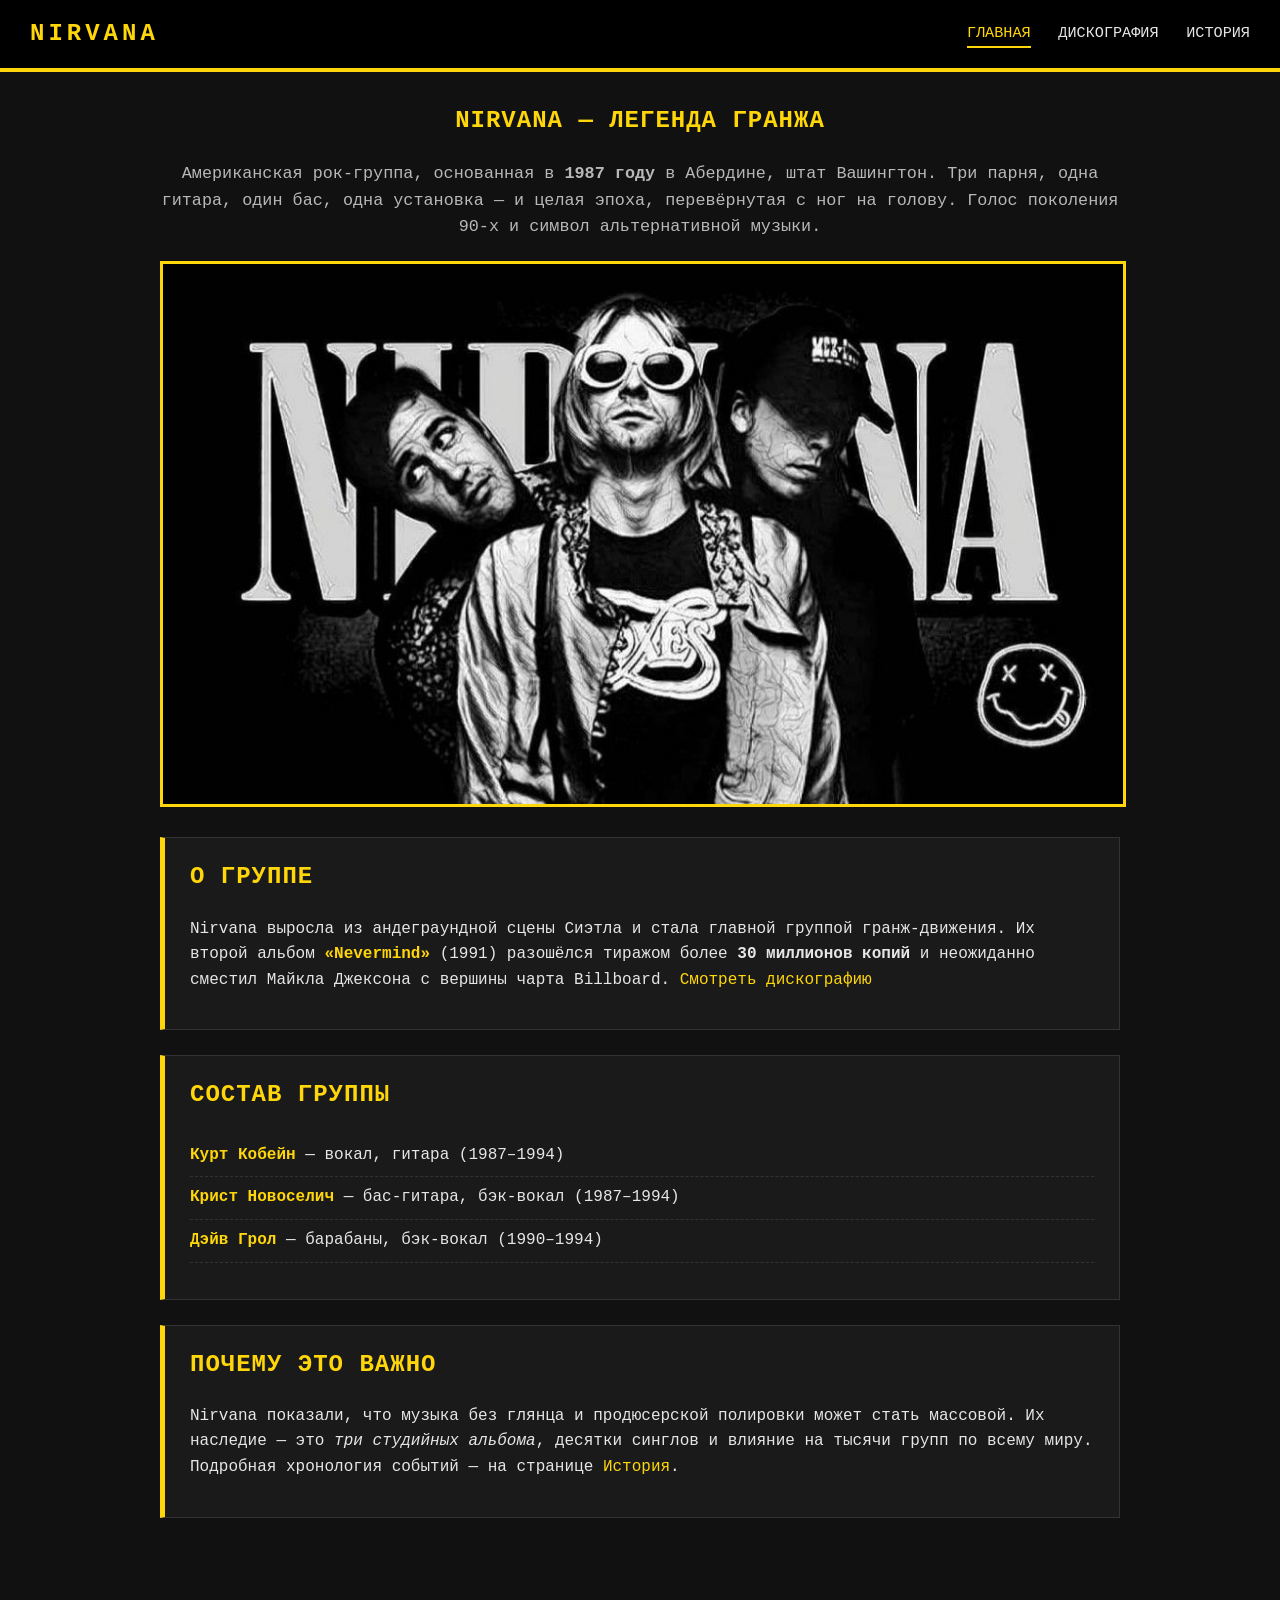
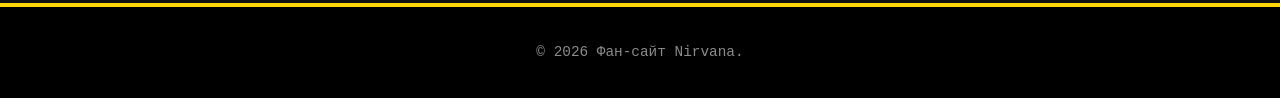
<file: lab2/index.html>
<!DOCTYPE html>
<html lang="ru">
<head>
    <meta charset="UTF-8">
    <title>Nirvana — Главная</title>
    <link rel="stylesheet" href="style.css">
</head>
<body>

    <header class="header">
        <div class="logo">NIRVANA</div>
        <nav class="nav">
            <a href="index.html" class="active">Главная</a>
            <a href="music.html">Дискография</a>
            <a href="history.html">История</a>
        </nav>
    </header>

    <main id="content">

        <section class="hero">
            <h1>Nirvana — <span class="accent">легенда гранжа</span></h1>
            <p class="subtitle">
                Американская рок-группа, основанная в <strong>1987 году</strong> в Абердине, штат Вашингтон.
                Три парня, одна гитара, один бас, одна установка —
                и целая эпоха, перевёрнутая с ног на голову.
                Голос поколения 90-х и символ альтернативной музыки.
            </p>
            <img src="images/band.jpg" alt="Nirvana — фото группы" class="hero-img">
        </section>

        <section class="card">
            <h2>О группе</h2>
            <p>
                Nirvana выросла из андеграундной сцены Сиэтла и стала главной группой
                гранж-движения. Их второй альбом <span class="accent">«Nevermind»</span> (1991)
                разошёлся тиражом более <strong>30 миллионов копий</strong>
                и неожиданно сместил Майкла Джексона с вершины чарта Billboard.
                <a href="music.html">Смотреть дискографию</a>
            </p>
        </section>

        <section class="card">
            <h2>Состав группы</h2>
            <ul class="members">
                <li><span class="accent">Курт Кобейн</span> — вокал, гитара (1987–1994)</li>
                <li><span class="accent">Крист Новоселич</span> — бас-гитара, бэк-вокал (1987–1994)</li>
                <li><span class="accent">Дэйв Грол</span> — барабаны, бэк-вокал (1990–1994)</li>
            </ul>
        </section>

        <section class="card">
            <h2>Почему это важно</h2>
            <p>
                Nirvana показали, что музыка без глянца и продюсерской полировки
                может стать массовой. Их наследие — это <em>три студийных альбома</em>,
                десятки синглов и влияние на тысячи групп по всему миру.
                Подробная хронология событий — на странице
                <a href="history.html">История</a>.
            </p>
        </section>

    </main>

    <footer class="footer">
        <p>&copy; 2026 Фан-сайт Nirvana.</p>
    </footer>

</body>
</html>
</file>
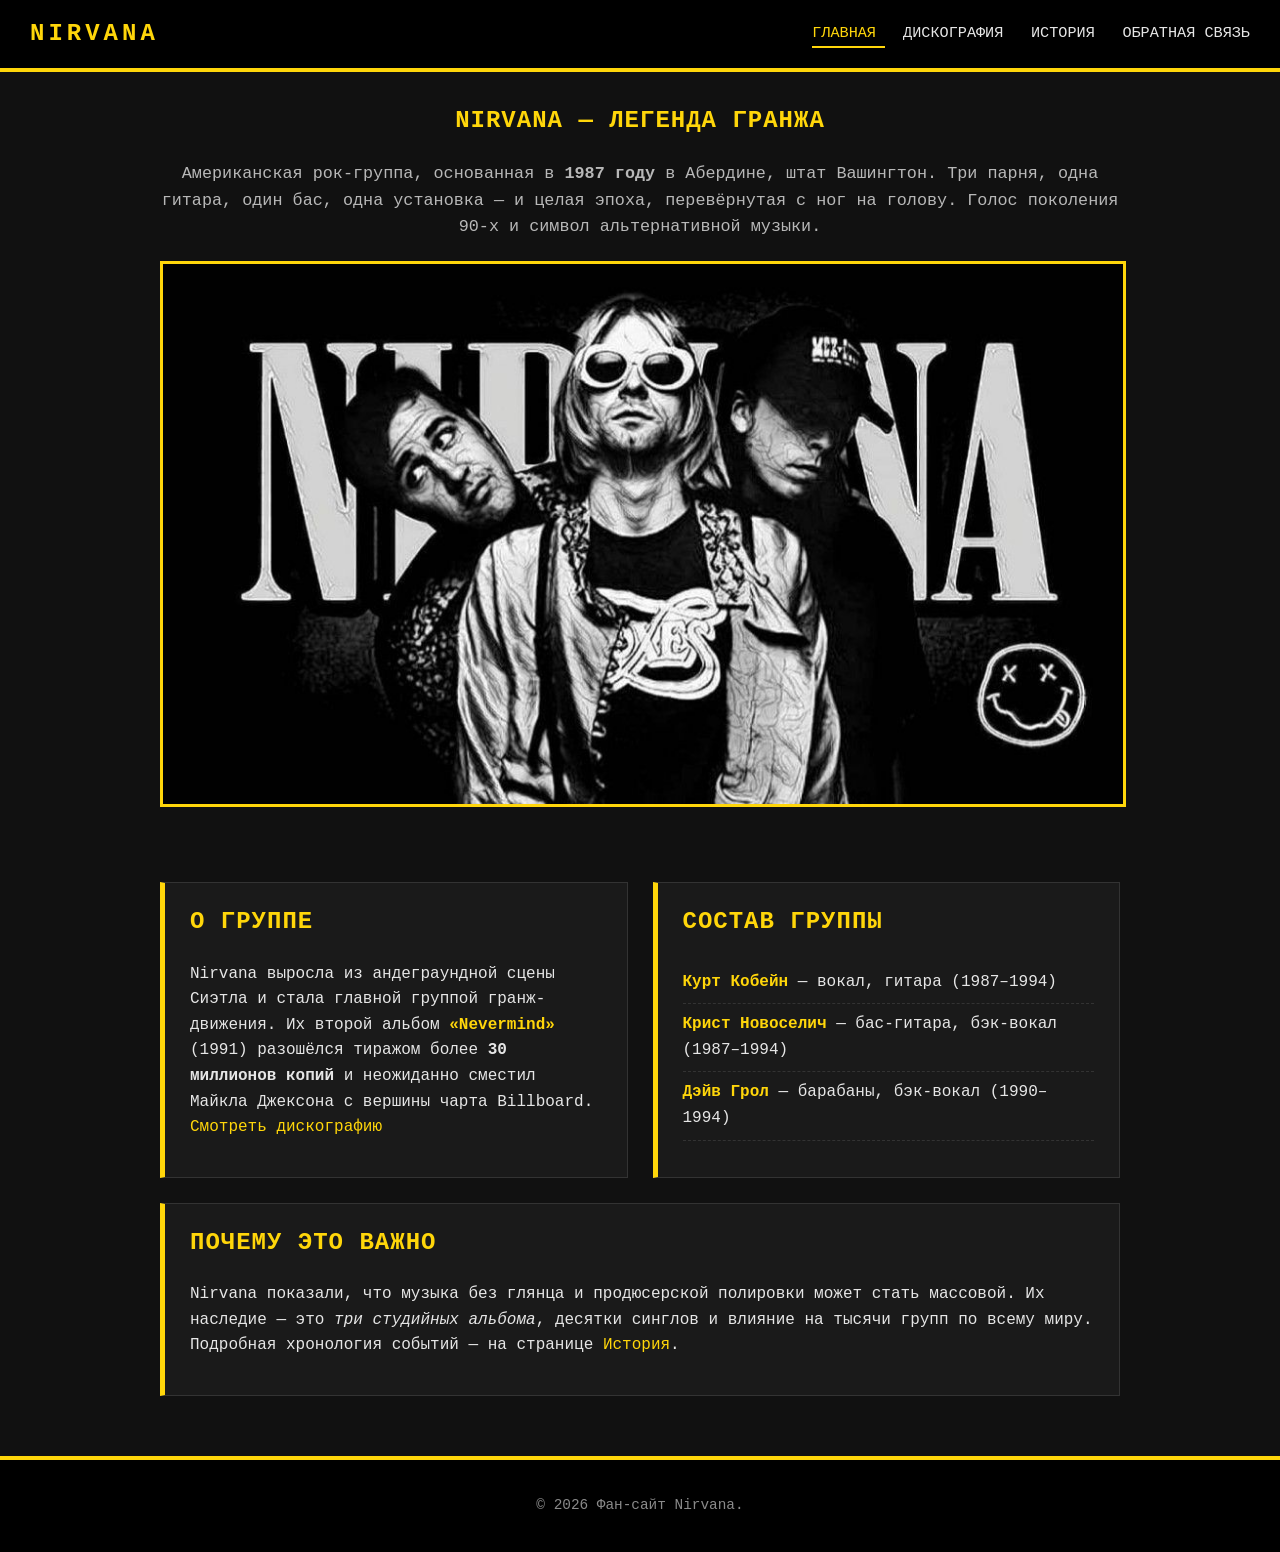
<file: lab4/index.html>
<!DOCTYPE html>
<html lang="ru">
<head>
    <meta charset="UTF-8">
    <title>Nirvana — Главная</title>
    <link rel="stylesheet" href="style.css">
</head>
<body class="page page--home">

    <header class="header">
        <div class="header__logo">NIRVANA</div>
        <nav class="nav">
            <a href="index.html" class="nav__link nav__link--active">Главная </a>
            <a href="music.html" class="nav__link">Дискография</a>
            <a href="history.html" class="nav__link">История</a>
            <a href="feedback.html" class="nav__link">Обратная связь</a>
        </nav>
    </header>

    <main id="content" class="content">

        <section class="hero">
            <h1>Nirvana — <span class="hero__accent">легенда гранжа</span></h1>
            <p class="hero__subtitle">
                Американская рок-группа, основанная в <strong>1987 году</strong> в Абердине, штат Вашингтон.
                Три парня, одна гитара, один бас, одна установка —
                и целая эпоха, перевёрнутая с ног на голову.
                Голос поколения 90-х и символ альтернативной музыки.
            </p>
            <img src="images/band.jpg" alt="Nirvana — фото группы" class="hero__img">
        </section>

        <section class="card">
            <h2 class="card__title">О группе</h2>
            <p>
                Nirvana выросла из андеграундной сцены Сиэтла и стала главной группой
                гранж-движения. Их второй альбом <span class="card__accent">«Nevermind»</span> (1991)
                разошёлся тиражом более <strong>30 миллионов копий</strong>
                и неожиданно сместил Майкла Джексона с вершины чарта Billboard.
                <a href="music.html">Смотреть дискографию</a>
            </p>
        </section>

        <section class="card">
            <h2 class="card__title">Состав группы</h2>
            <ul class="members">
                <li class="members__item"><span class="members__accent">Курт Кобейн</span> — вокал, гитара (1987–1994)</li>
                <li class="members__item"><span class="members__accent">Крист Новоселич</span> — бас-гитара, бэк-вокал (1987–1994)</li>
                <li class="members__item"><span class="members__accent">Дэйв Грол</span> — барабаны, бэк-вокал (1990–1994)</li>
            </ul>
        </section>

        <section class="card card--wide">
            <h2 class="card__title">Почему это важно</h2>
            <p>
                Nirvana показали, что музыка без глянца и продюсерской полировки
                может стать массовой. Их наследие — это <em>три студийных альбома</em>,
                десятки синглов и влияние на тысячи групп по всему миру.
                Подробная хронология событий — на странице
                <a href="history.html">История</a>.
            </p>
        </section>

    </main>

    <footer class="footer">
        <p class="footer__text">&copy; 2026 Фан-сайт Nirvana.</p>
    </footer>

</body>
</html>
</file>
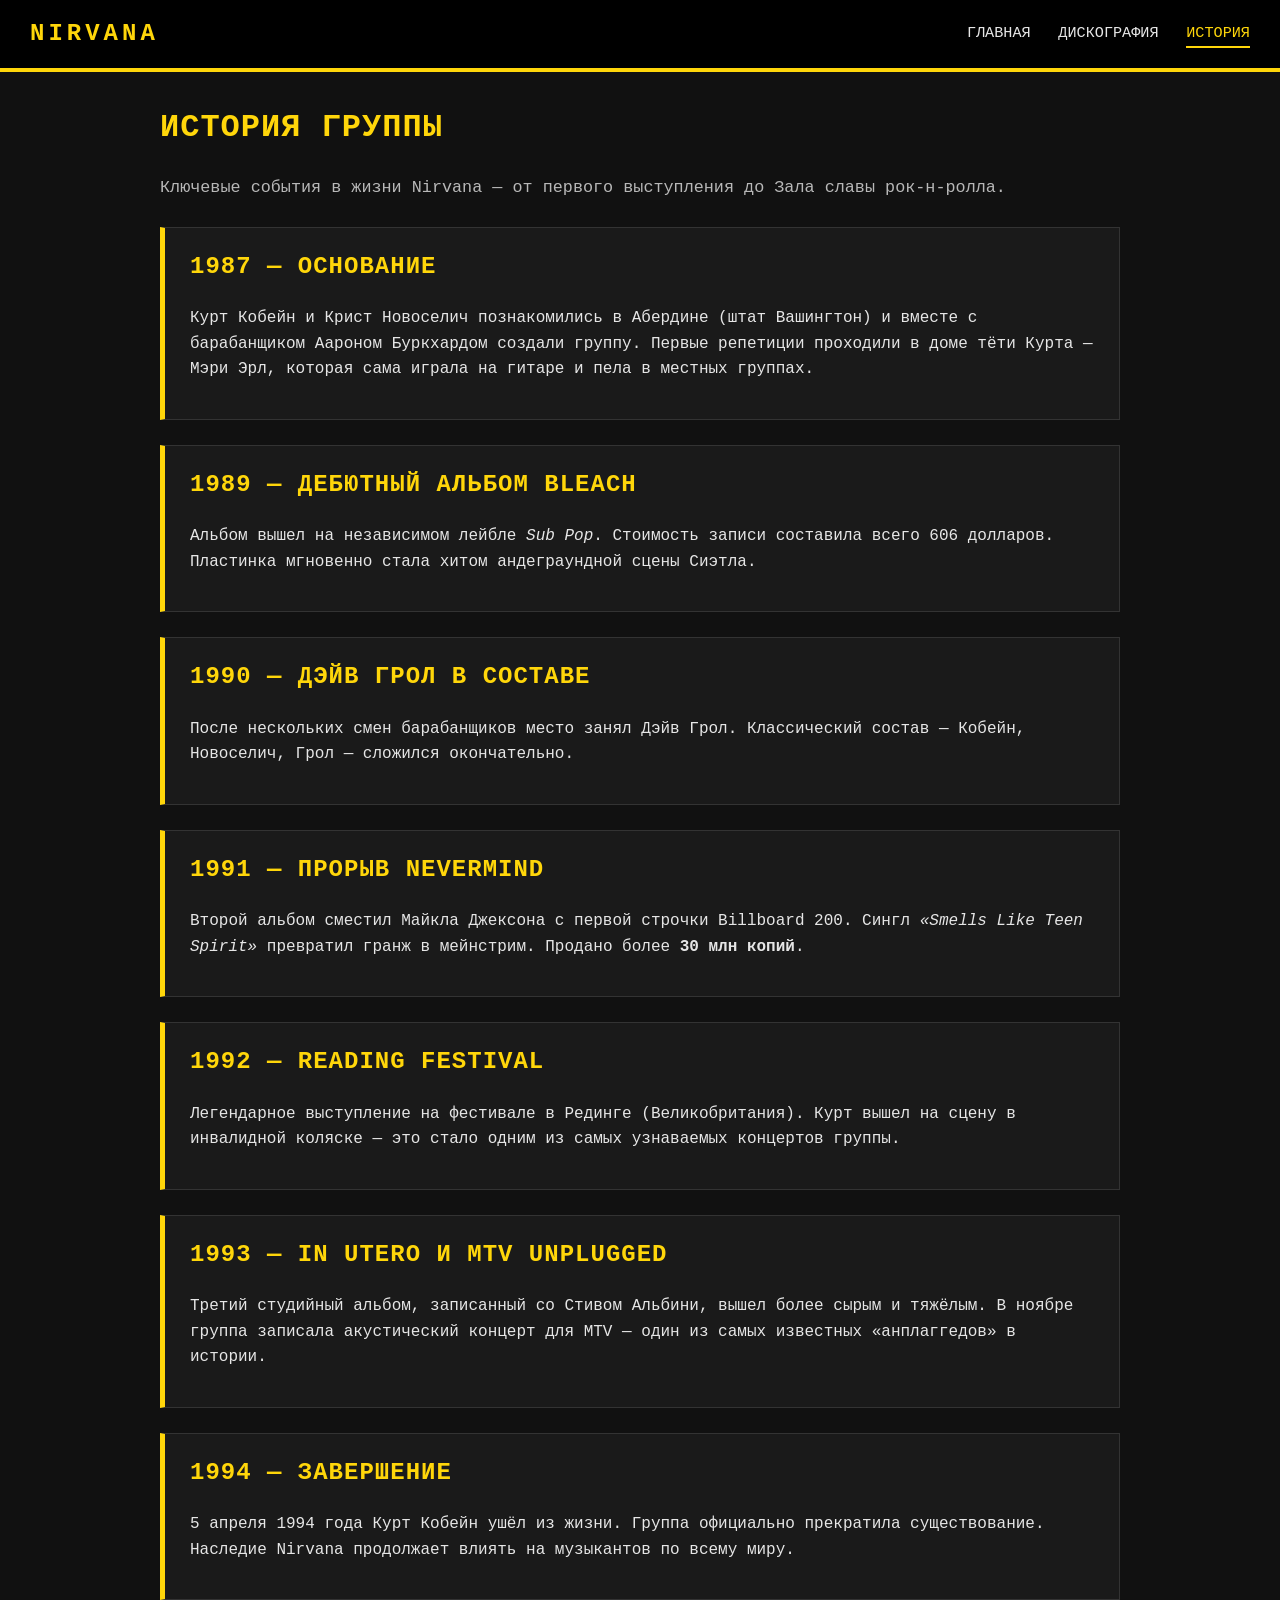
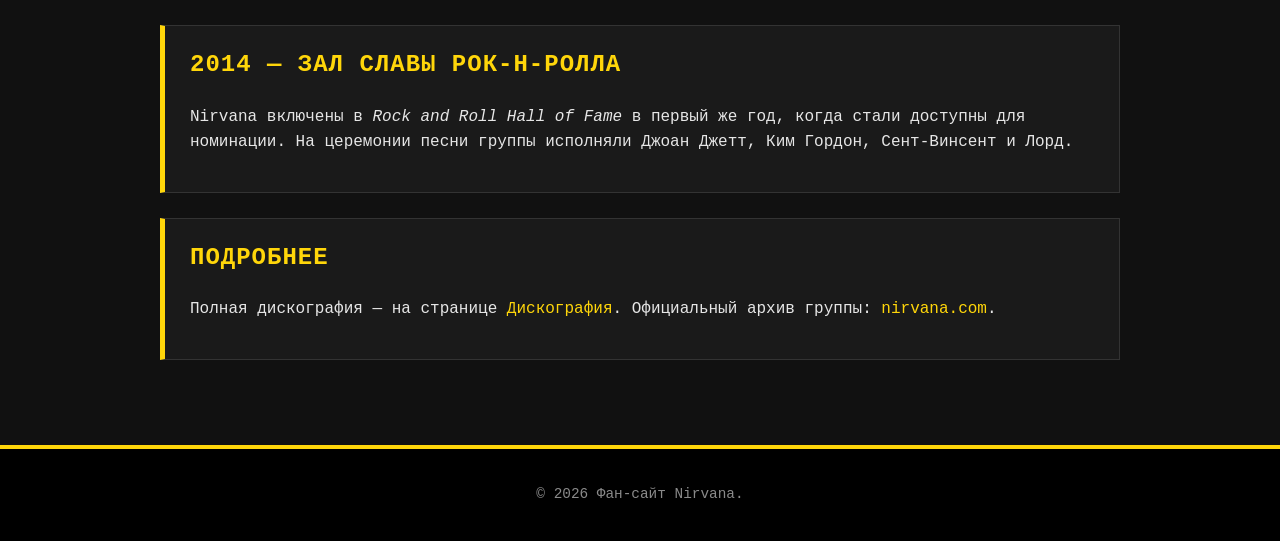
<file: lab2/history.html>
<!DOCTYPE html>
<html lang="ru">
<head>
    <meta charset="UTF-8">
    <title>Nirvana — История</title>
    <link rel="stylesheet" href="style.css">
</head>
<body>

    <header class="header">
        <div class="logo">NIRVANA</div>
        <nav class="nav">
            <a href="index.html">Главная</a>
            <a href="music.html">Дискография</a>
            <a href="history.html" class="active">История</a>
        </nav>
    </header>

    <main id="content">

        <h1>История группы</h1>
        <p class="subtitle">
            Ключевые события в жизни Nirvana — от первого выступления
            до Зала славы рок-н-ролла.
        </p>

        <section class="card">
            <h2>1987 — Основание</h2>
            <p>
                Курт Кобейн и Крист Новоселич познакомились в Абердине
                (штат Вашингтон) и вместе с барабанщиком Аароном Буркхардом
                создали группу. Первые репетиции проходили в доме
                тёти Курта — Мэри Эрл, которая сама играла на гитаре и пела в местных группах.
            </p>
        </section>

        <section class="card">
            <h2>1989 — Дебютный альбом <span class="accent">Bleach</span></h2>
            <p>
                Альбом вышел на независимом лейбле <em>Sub Pop</em>.
                Стоимость записи составила всего 606 долларов.
                Пластинка мгновенно стала хитом андеграундной сцены Сиэтла.
            </p>
        </section>

        <section class="card">
            <h2>1990 — Дэйв Грол в составе</h2>
            <p>
                После нескольких смен барабанщиков место занял Дэйв Грол.
                Классический состав — Кобейн, Новоселич, Грол — сложился окончательно.
            </p>
        </section>

        <section class="card">
            <h2>1991 — Прорыв <span class="accent">Nevermind</span></h2>
            <p>
                Второй альбом сместил Майкла Джексона с первой строчки
                Billboard 200. Сингл <em>«Smells Like Teen Spirit»</em>
                превратил гранж в мейнстрим. Продано более <strong>30 млн копий</strong>.
            </p>
        </section>

        <section class="card">
            <h2>1992 — Reading Festival</h2>
            <p>
                Легендарное выступление на фестивале в Рединге (Великобритания).
                Курт вышел на сцену в инвалидной коляске — это стало одним
                из самых узнаваемых концертов группы.
            </p>
        </section>

        <section class="card">
            <h2>1993 — <span class="accent">In Utero</span> и MTV Unplugged</h2>
            <p>
                Третий студийный альбом, записанный со Стивом Альбини,
                вышел более сырым и тяжёлым. В ноябре группа записала
                акустический концерт для MTV — один из самых известных
                «анплаггедов» в истории.
            </p>
        </section>

        <section class="card">
            <h2>1994 — Завершение</h2>
            <p>
                5 апреля 1994 года Курт Кобейн ушёл из жизни.
                Группа официально прекратила существование.
                Наследие Nirvana продолжает влиять на музыкантов по всему миру.
            </p>
        </section>

        <section class="card">
            <h2>2014 — Зал славы рок-н-ролла</h2>
            <p>
                Nirvana включены в <em>Rock and Roll Hall of Fame</em>
                в первый же год, когда стали доступны для номинации.
                На церемонии песни группы исполняли Джоан Джетт,
                Ким Гордон, Сент-Винсент и Лорд.
            </p>
        </section>

        <section class="card">
            <h2>Подробнее</h2>
            <p>
                Полная дискография — на странице
                <a href="music.html">Дискография</a>.
                Официальный архив группы:
                <a href="https://www.nirvana.com" target="_blank">nirvana.com</a>.
            </p>
        </section>

    </main>

    <footer class="footer">
        <p>&copy; 2026 Фан-сайт Nirvana.</p>
    </footer>

</body>
</html>
</file>
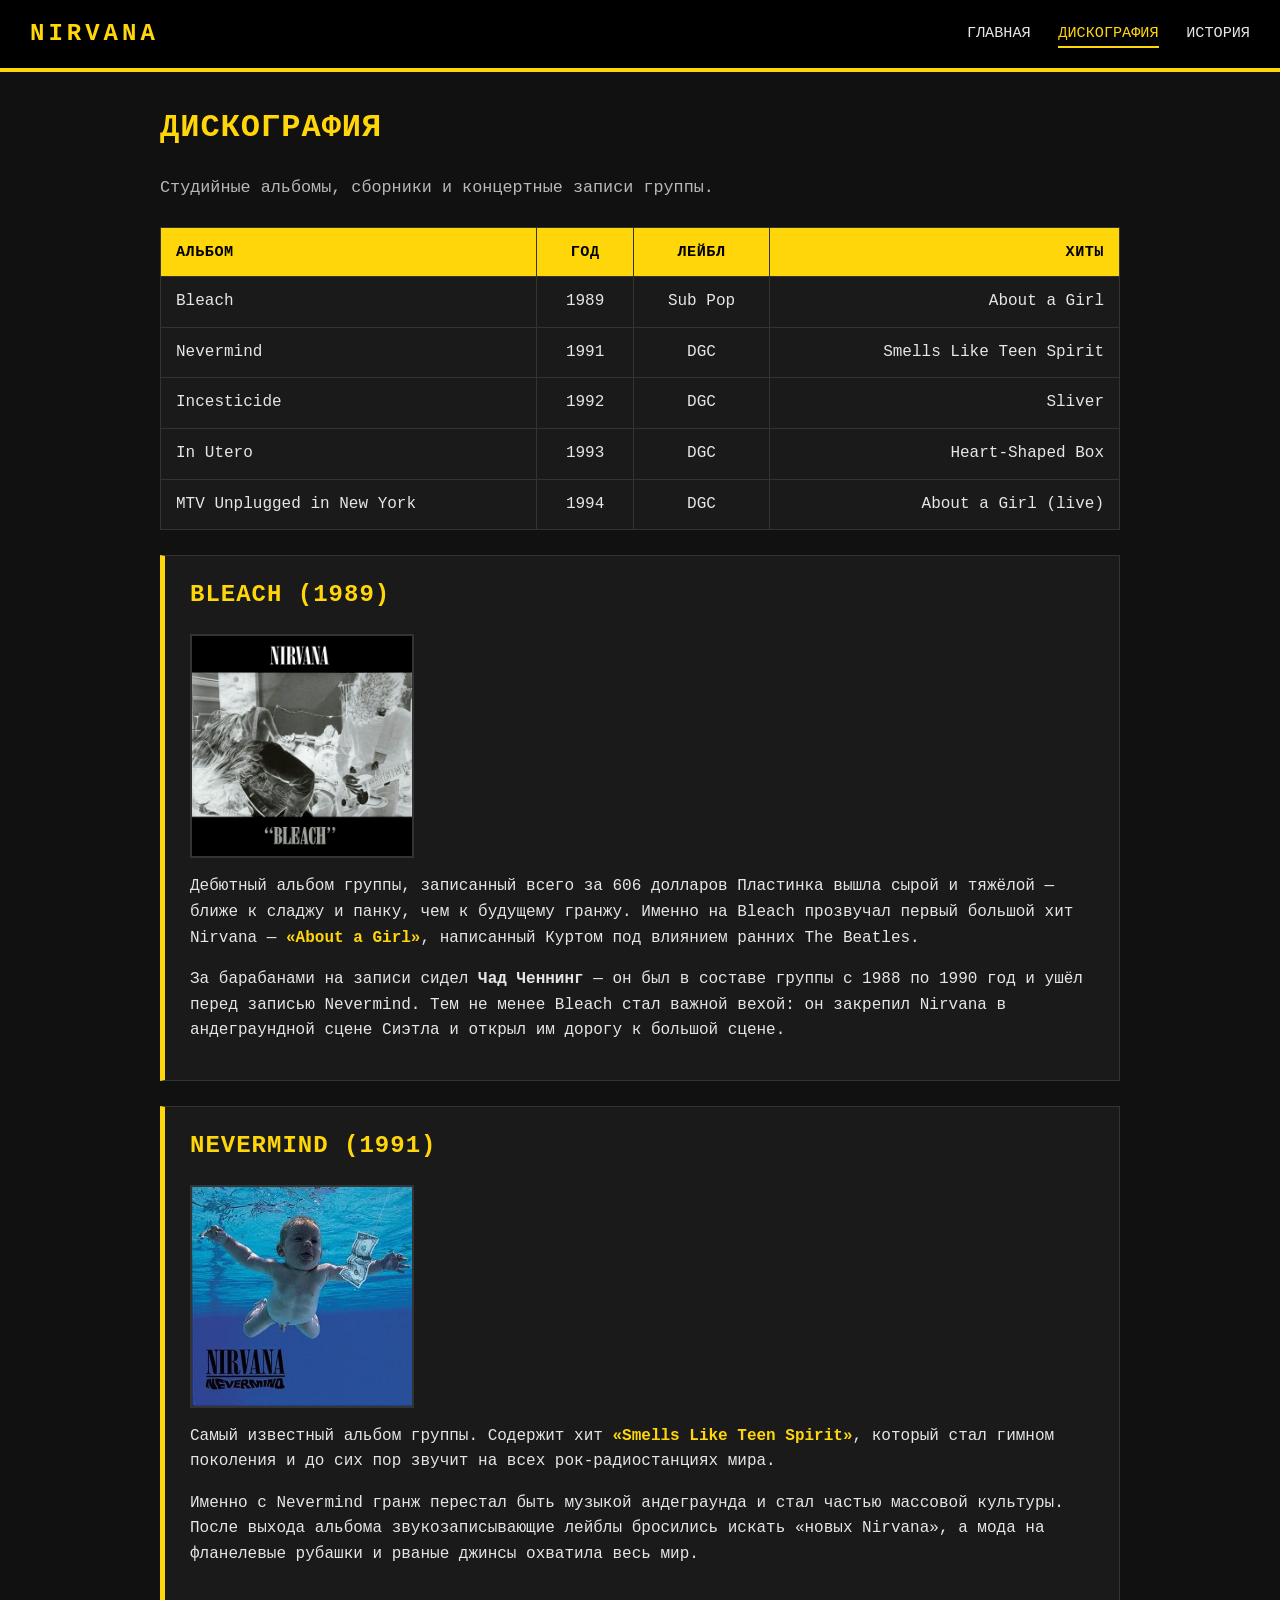
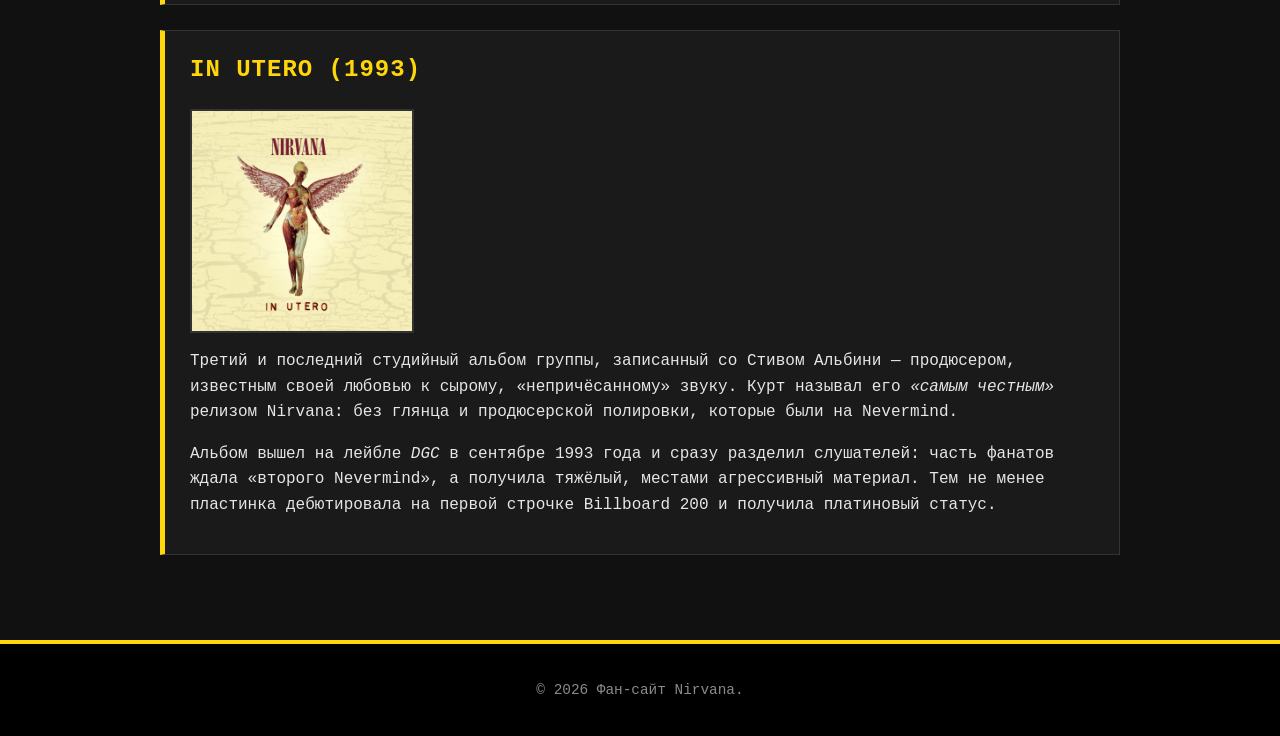
<file: lab2/music.html>
<!DOCTYPE html>
<html lang="ru">
<head>
    <meta charset="UTF-8">
    <title>Nirvana — Дискография</title>
    <link rel="stylesheet" href="style.css">
</head>
<body>

    <header class="header">
        <div class="logo">NIRVANA</div>
        <nav class="nav">
            <a href="index.html">Главная</a>
            <a href="music.html" class="active">Дискография</a>
            <a href="history.html">История</a>
        </nav>
    </header>

    <main id="content">

        <h1>Дискография</h1>
        <p class="subtitle">Студийные альбомы, сборники и концертные записи группы.</p>

        <table class="table">
            <thead>
                <tr>
                    <th class="left">Альбом</th>
                    <th class="center">Год</th>
                    <th class="center">Лейбл</th>
                    <th class="right">Хиты</th>
                </tr>
            </thead>
            <tbody>
                <tr>
                    <td class="left">Bleach</td>
                    <td class="center">1989</td>
                    <td class="center">Sub Pop</td>
                    <td class="right">About a Girl</td>
                </tr>
                <tr>
                    <td class="left">Nevermind</td>
                    <td class="center">1991</td>
                    <td class="center">DGC</td>
                    <td class="right">Smells Like Teen Spirit</td>
                </tr>
                <tr>
                    <td class="left">Incesticide</td>
                    <td class="center">1992</td>
                    <td class="center">DGC</td>
                    <td class="right">Sliver</td>
                </tr>
                <tr>
                    <td class="left">In Utero</td>
                    <td class="center">1993</td>
                    <td class="center">DGC</td>
                    <td class="right">Heart-Shaped Box</td>
                </tr>
                <tr>
                    <td class="left">MTV Unplugged in New York</td>
                    <td class="center">1994</td>
                    <td class="center">DGC</td>
                    <td class="right">About a Girl (live)</td>
                </tr>
            </tbody>
        </table>

        <section class="card">
            <h2>Bleach (1989)</h2>
            <img src="images/bleach.jpg" alt="Обложка альбома Bleach" class="album-img">
            <p>
                Дебютный альбом группы, записанный всего за 606 долларов
                Пластинка вышла сырой и тяжёлой — ближе к сладжу и панку, чем к будущему гранжу.
                Именно на Bleach прозвучал первый большой хит Nirvana —
                <span class="accent">«About a Girl»</span>, написанный Куртом
                под влиянием ранних The Beatles.
            </p>
            <p>
                За барабанами на записи сидел <strong>Чад Ченнинг</strong> — он был
                в составе группы с 1988 по 1990 год и ушёл перед записью Nevermind.
                Тем не менее Bleach стал важной вехой: он закрепил Nirvana
                в андеграундной сцене Сиэтла и открыл им дорогу к большой сцене.
            </p>
        </section>

        <section class="card">
            <h2>Nevermind (1991)</h2>
            <img src="images/nevermind.jpg" alt="Обложка альбома Nevermind" class="album-img">
            <p>
                Самый известный альбом группы. Содержит хит
                <span class="accent">«Smells Like Teen Spirit»</span>,
                который стал гимном поколения и до сих пор звучит на всех
                рок-радиостанциях мира.
            </p>
            <p>
                Именно с Nevermind гранж перестал быть музыкой андеграунда
                и стал частью массовой культуры. После выхода альбома
                звукозаписывающие лейблы бросились искать «новых Nirvana»,
                а мода на фланелевые рубашки и рваные джинсы охватила
                весь мир.
            </p>
        </section>

        <section class="card">
            <h2>In Utero (1993)</h2>
            <img src="images/inutero.jpg" alt="Обложка альбома In Utero" class="album-img">
            <p>
                Третий и последний студийный альбом группы, записанный со
                Стивом Альбини — продюсером, известным своей любовью к сырому,
                «непричёсанному» звуку. Курт называл его
                <em>«самым честным»</em> релизом Nirvana: без глянца и
                продюсерской полировки, которые были на Nevermind.
            </p>
            <p>
                Альбом вышел на лейбле <em>DGC</em> в сентябре 1993 года и
                сразу разделил слушателей: часть фанатов ждала «второго
                Nevermind», а получила тяжёлый, местами агрессивный материал.
                Тем не менее пластинка дебютировала на первой строчке
                Billboard 200 и получила платиновый статус.
            </p>
        </section>

    </main>

    <footer class="footer">
        <p>&copy; 2026 Фан-сайт Nirvana.</p>
    </footer>

</body>
</html>
</file>
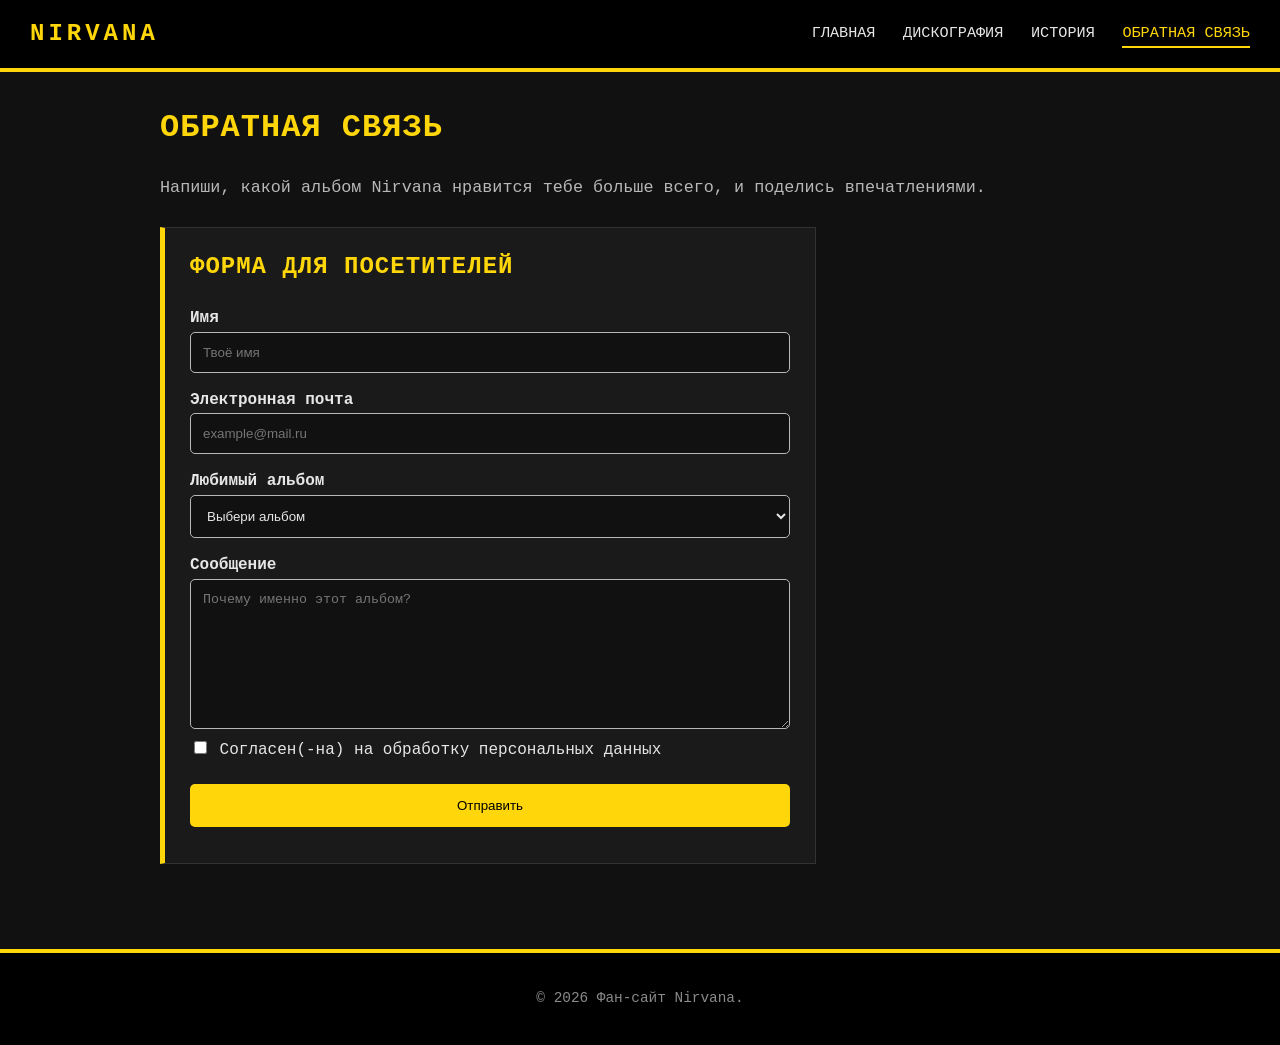
<file: lab4/feedback.html>
<!DOCTYPE html>
<html lang="ru">
<head>
    <meta charset="UTF-8">
    <title>Nirvana — Обратная связь</title>
    <link rel="stylesheet" href="style.css">
    <script src="script.js" defer></script>
</head>
<body class="page">

    <header class="header">
        <div class="header__logo">NIRVANA</div>
        <nav class="nav">
            <a href="index.html" class="nav__link">Главная</a>
            <a href="music.html" class="nav__link">Дискография</a>
            <a href="history.html" class="nav__link">История</a>
            <a href="feedback.html" class="nav__link nav__link--active">Обратная связь</a>
        </nav>
    </header>

    <main id="content" class="content">

        <h1>Обратная связь</h1>
        <p class="content__subtitle">
            Напиши, какой альбом Nirvana нравится тебе больше всего,
            и поделись впечатлениями.
        </p>

        <section class="card card--feedback">
            <h2 class="card__title">Форма для посетителей</h2>

            <form id="feedback-form" class="form">

                <label class="form__label" for="name">Имя</label>
                <input class="form__input" type="text" id="name" name="name"
                       placeholder="Твоё имя" required>

                <label class="form__label" for="email">Электронная почта</label>
                <input class="form__input" type="email" id="email" name="email"
                       placeholder="example@mail.ru" required>

                <label class="form__label" for="album">Любимый альбом</label>
                <select class="form__select" id="album" name="album" required>
                    <option value="">Выбери альбом</option>
                    <option>Bleach</option>
                    <option>Nevermind</option>
                    <option>In Utero</option>
                </select>

                <label class="form__label" for="message">Сообщение</label>
                <textarea class="form__textarea" id="message" name="message"
                          placeholder="Почему именно этот альбом?" required></textarea>

                <label class="form__consent">
                    <input class="form__checkbox" type="checkbox" name="consent" required>
                    Согласен(-на) на обработку персональных данных
                </label>

                <button class="form__button" type="submit">Отправить</button>

                <p id="result" class="form__result"></p>

            </form>
        </section>

    </main>

    <footer class="footer">
        <p class="footer__text">&copy; 2026 Фан-сайт Nirvana.</p>
    </footer>

</body>
</html>
</file>
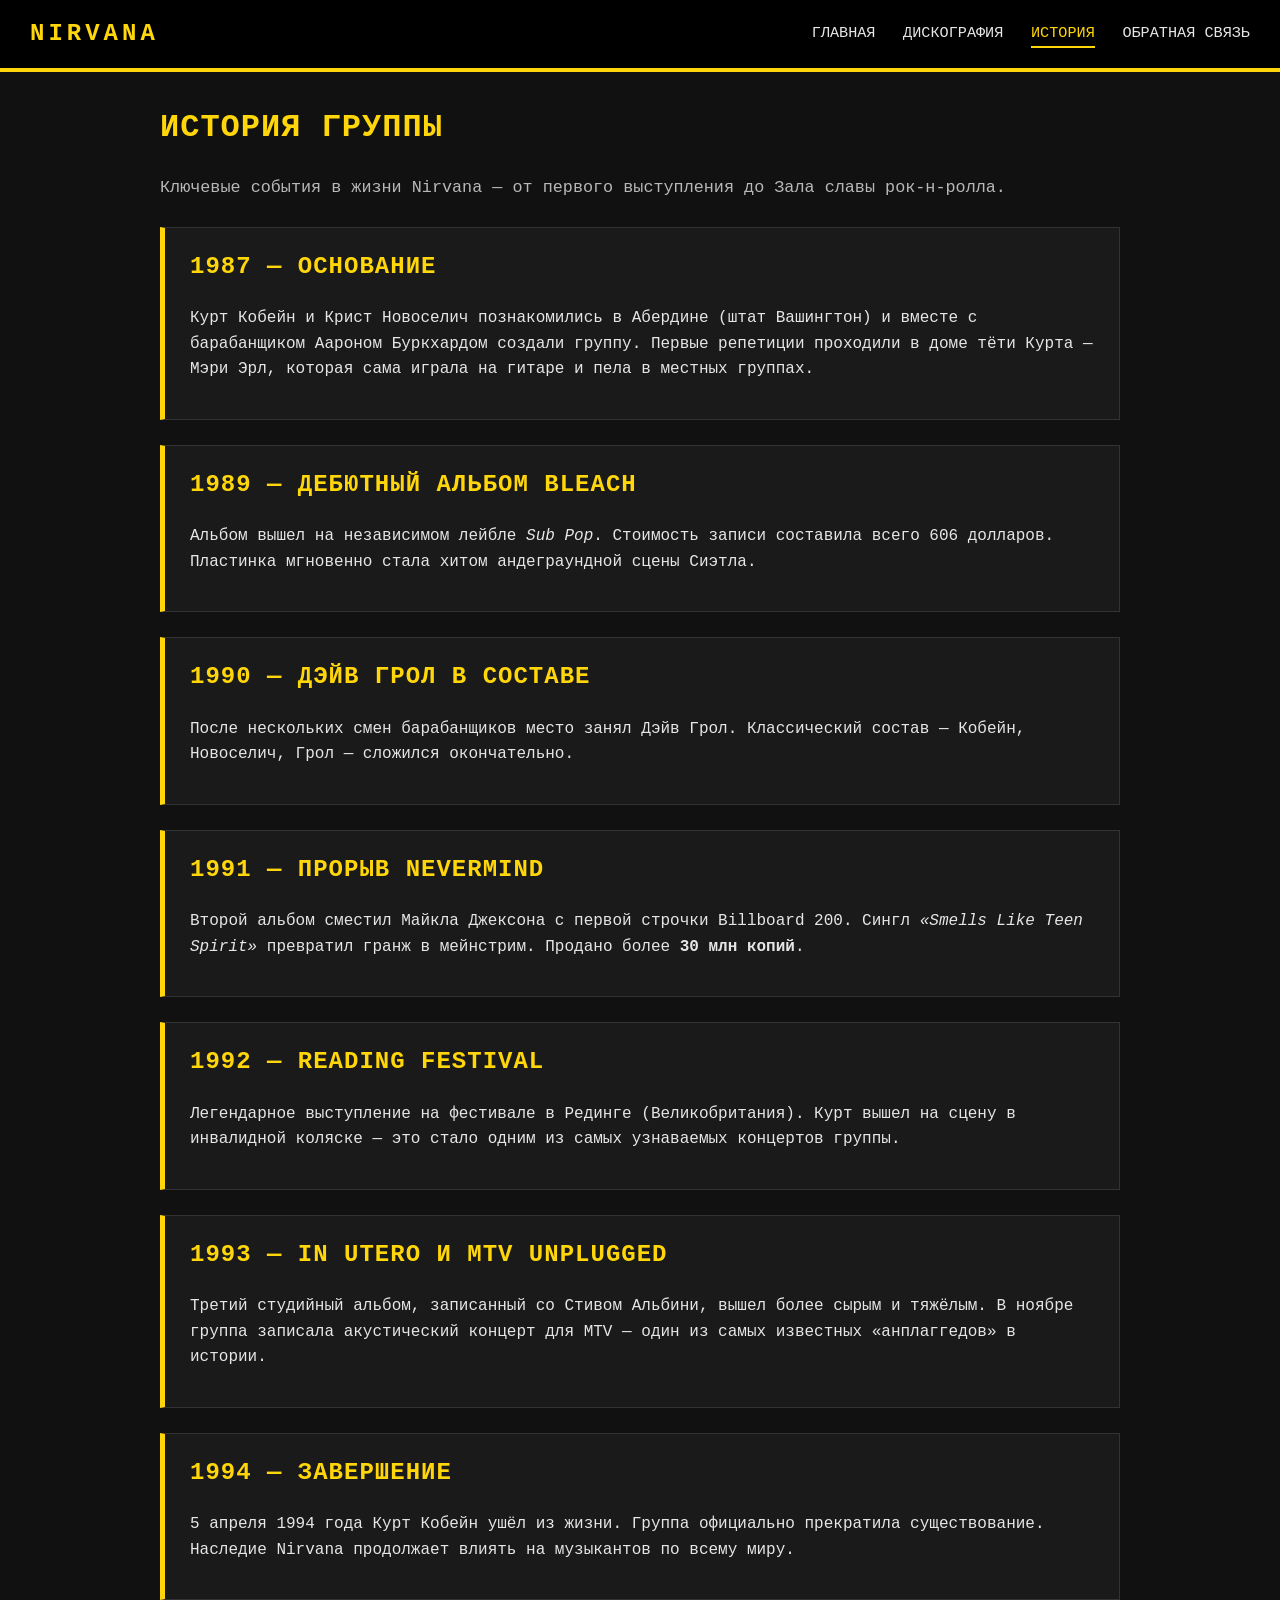
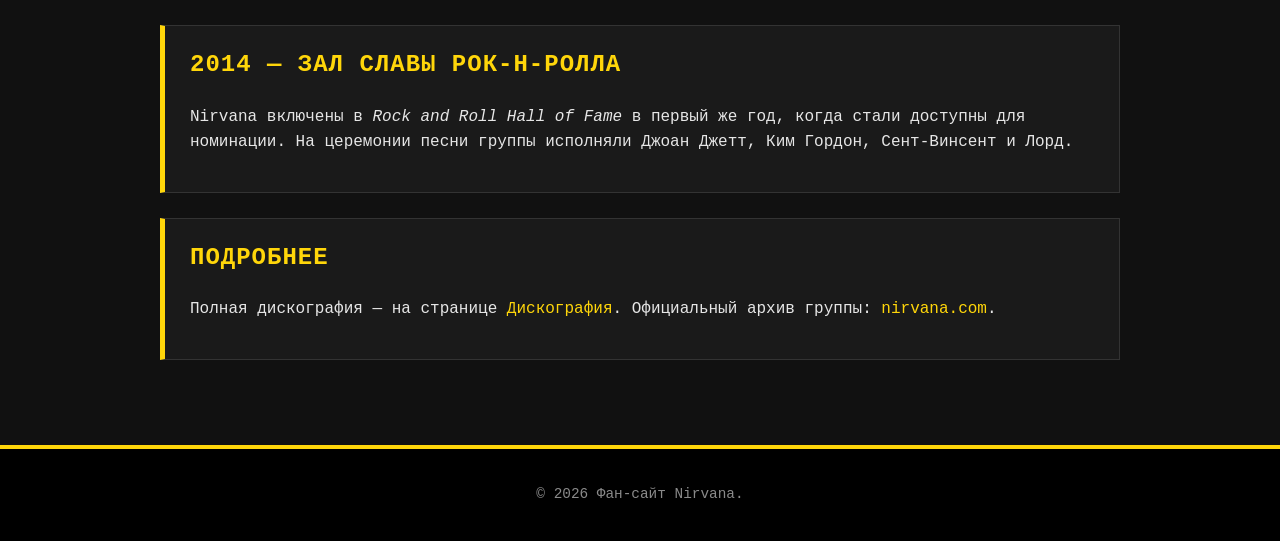
<file: lab4/history.html>
<!DOCTYPE html>
<html lang="ru">
<head>
    <meta charset="UTF-8">
    <title>Nirvana — История</title>
    <link rel="stylesheet" href="style.css">
</head>
<body class="page">

    <header class="header">
        <div class="header__logo">NIRVANA</div>
        <nav class="nav">
            <a href="index.html" class="nav__link">Главная</a>
            <a href="music.html" class="nav__link">Дискография</a>
            <a href="history.html" class="nav__link nav__link--active">История</a>
            <a href="feedback.html" class="nav__link">Обратная связь</a>
        </nav>
    </header>

    <main id="content" class="content">

        <h1>История группы</h1>
        <p class="content__subtitle">
            Ключевые события в жизни Nirvana — от первого выступления
            до Зала славы рок-н-ролла.
        </p>

        <section class="card">
            <h2 class="card__title">1987 — Основание</h2>
            <p>
                Курт Кобейн и Крист Новоселич познакомились в Абердине
                (штат Вашингтон) и вместе с барабанщиком Аароном Буркхардом
                создали группу. Первые репетиции проходили в доме
                тёти Курта — Мэри Эрл, которая сама играла на гитаре и пела в местных группах.
            </p>
        </section>

        <section class="card">
            <h2 class="card__title">1989 — Дебютный альбом <span class="card__accent">Bleach</span></h2>
            <p>
                Альбом вышел на независимом лейбле <em>Sub Pop</em>.
                Стоимость записи составила всего 606 долларов.
                Пластинка мгновенно стала хитом андеграундной сцены Сиэтла.
            </p>
        </section>

        <section class="card">
            <h2 class="card__title">1990 — Дэйв Грол в составе</h2>
            <p>
                После нескольких смен барабанщиков место занял Дэйв Грол.
                Классический состав — Кобейн, Новоселич, Грол — сложился окончательно.
            </p>
        </section>

        <section class="card">
            <h2 class="card__title">1991 — Прорыв <span class="card__accent">Nevermind</span></h2>
            <p>
                Второй альбом сместил Майкла Джексона с первой строчки
                Billboard 200. Сингл <em>«Smells Like Teen Spirit»</em>
                превратил гранж в мейнстрим. Продано более <strong>30 млн копий</strong>.
            </p>
        </section>

        <section class="card">
            <h2 class="card__title">1992 — Reading Festival</h2>
            <p>
                Легендарное выступление на фестивале в Рединге (Великобритания).
                Курт вышел на сцену в инвалидной коляске — это стало одним
                из самых узнаваемых концертов группы.
            </p>
        </section>

        <section class="card">
            <h2 class="card__title">1993 — <span class="card__accent">In Utero</span> и MTV Unplugged</h2>
            <p>
                Третий студийный альбом, записанный со Стивом Альбини,
                вышел более сырым и тяжёлым. В ноябре группа записала
                акустический концерт для MTV — один из самых известных
                «анплаггедов» в истории.
            </p>
        </section>

        <section class="card">
            <h2 class="card__title">1994 — Завершение</h2>
            <p>
                5 апреля 1994 года Курт Кобейн ушёл из жизни.
                Группа официально прекратила существование.
                Наследие Nirvana продолжает влиять на музыкантов по всему миру.
            </p>
        </section>

        <section class="card">
            <h2 class="card__title">2014 — Зал славы рок-н-ролла</h2>
            <p>
                Nirvana включены в <em>Rock and Roll Hall of Fame</em>
                в первый же год, когда стали доступны для номинации.
                На церемонии песни группы исполняли Джоан Джетт,
                Ким Гордон, Сент-Винсент и Лорд.
            </p>
        </section>

        <section class="card">
            <h2 class="card__title">Подробнее</h2>
            <p>
                Полная дискография — на странице
                <a href="music.html">Дискография</a>.
                Официальный архив группы:
                <a href="https://www.nirvana.com" target="_blank">nirvana.com</a>.
            </p>
        </section>

    </main>

    <footer class="footer">
        <p class="footer__text">&copy; 2026 Фан-сайт Nirvana.</p>
    </footer>

</body>
</html>
</file>
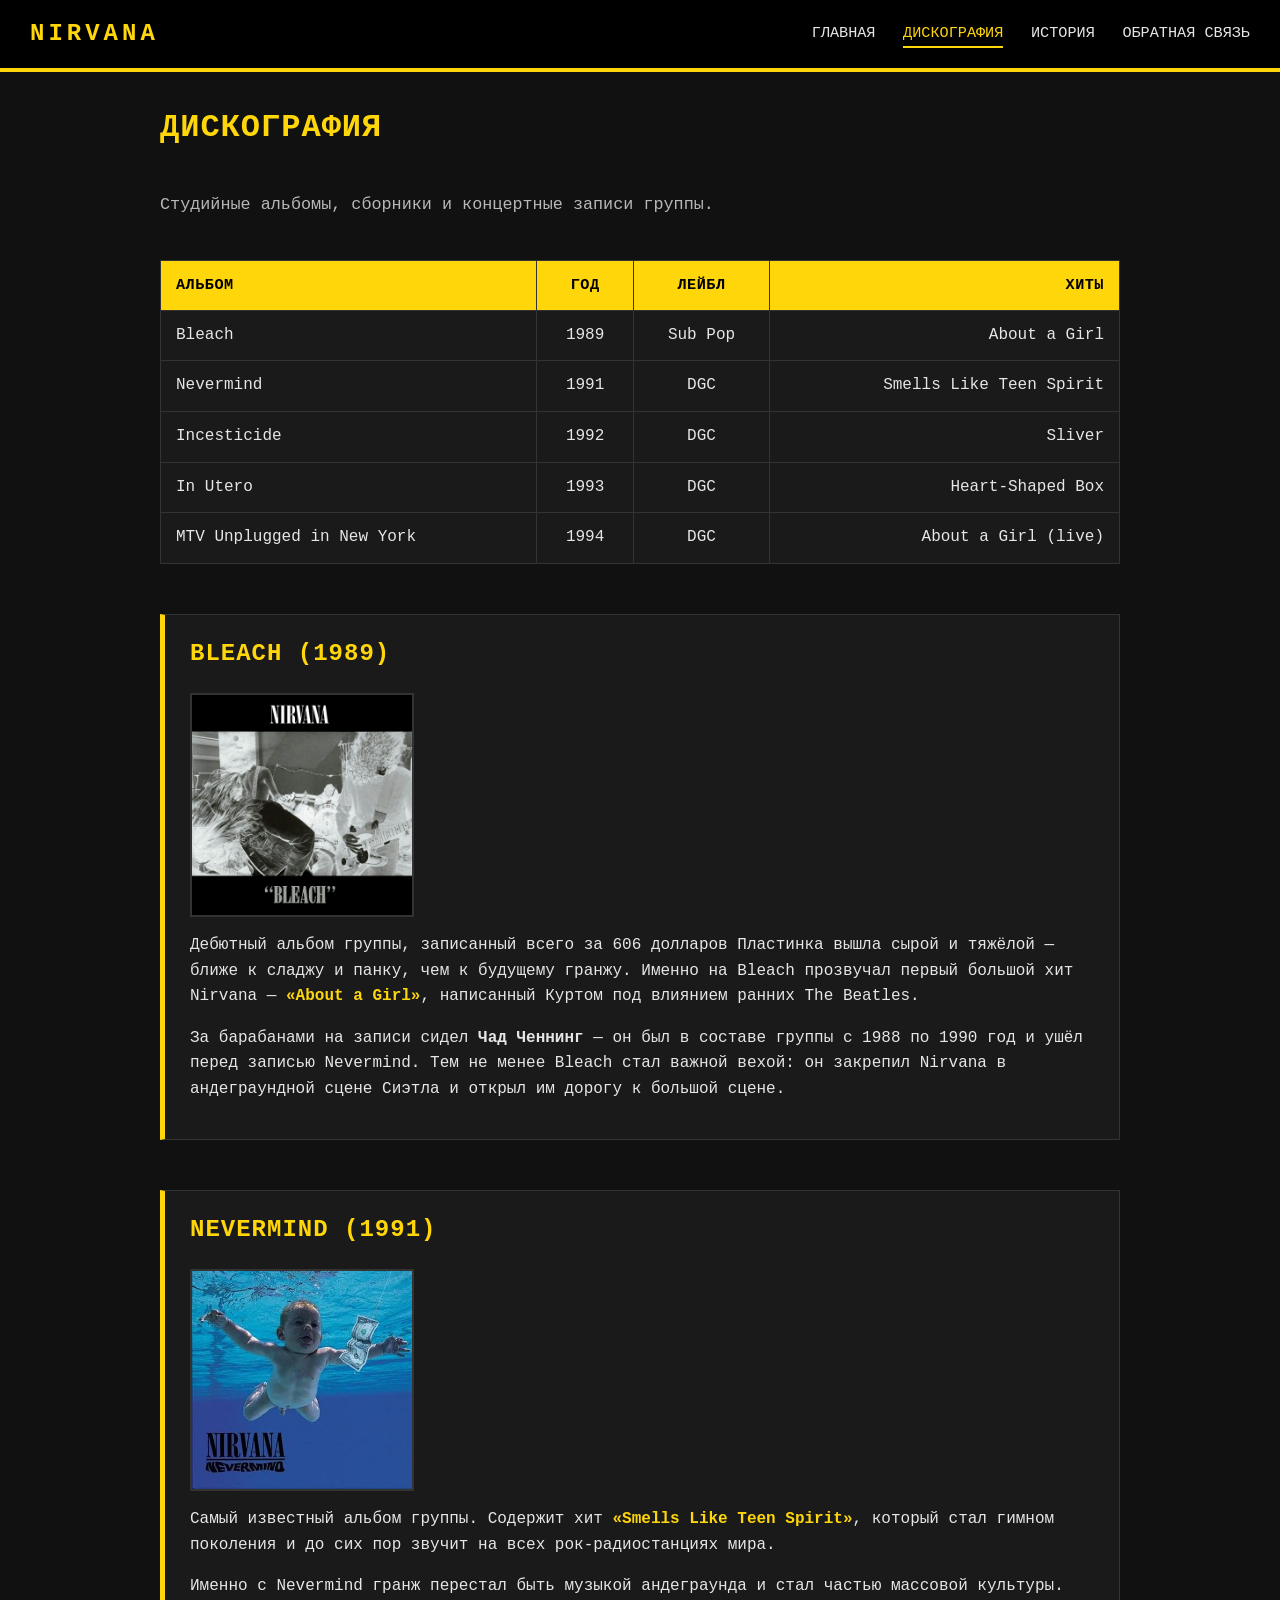
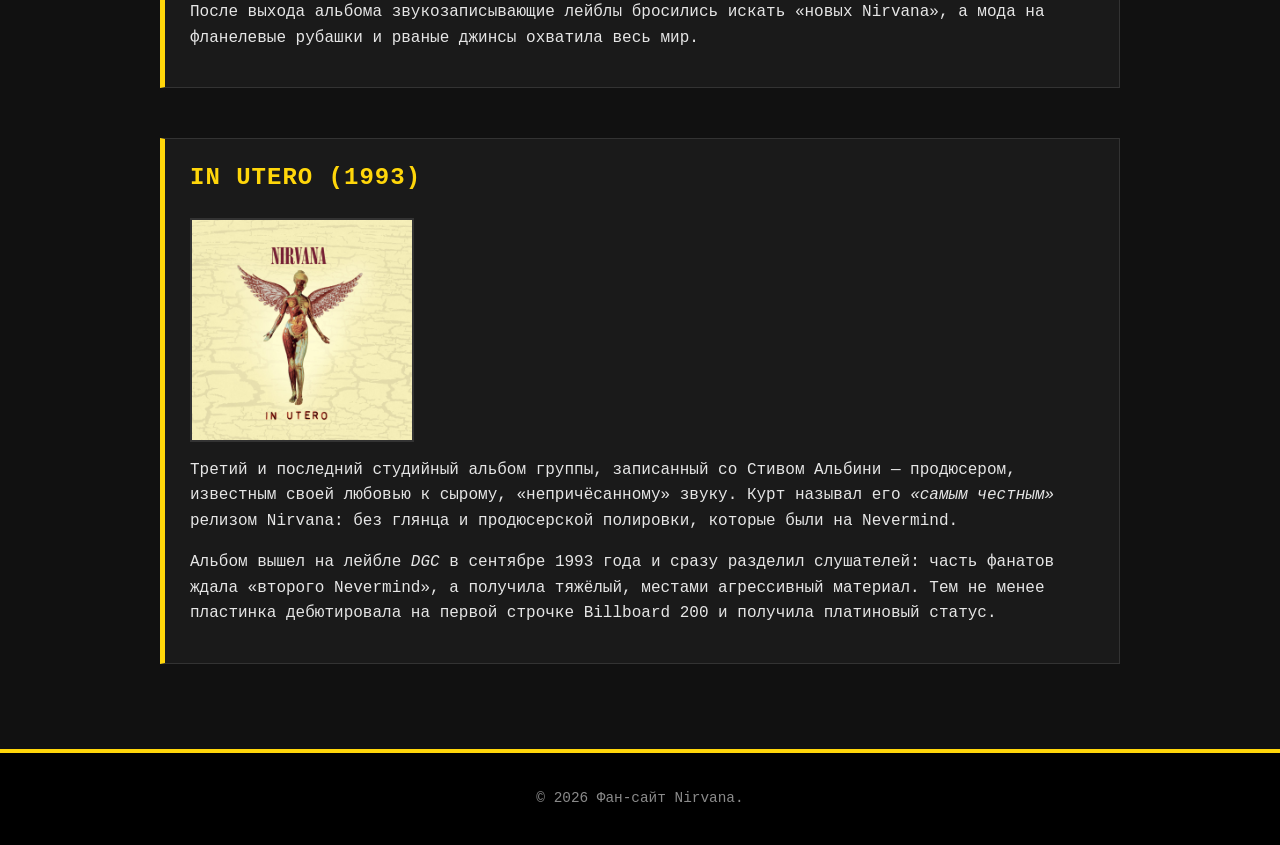
<file: lab4/music.html>
<!DOCTYPE html>
<html lang="ru">
<head>
    <meta charset="UTF-8">
    <title>Nirvana — Дискография</title>
    <link rel="stylesheet" href="style.css">
</head>
<body class="page page--music">

    <header class="header">
        <div class="header__logo">NIRVANA</div>
        <nav class="nav">
            <a href="index.html" class="nav__link">Главная</a>
            <a href="music.html" class="nav__link nav__link--active">Дискография</a>
            <a href="history.html" class="nav__link">История</a>
            <a href="feedback.html" class="nav__link">Обратная связь</a>
        </nav>
    </header>

    <main id="content" class="content">

        <h1 class="content__title">Дискография</h1>
        <p class="content__subtitle">Студийные альбомы, сборники и концертные записи группы.</p>

        <table class="table">
            <thead>
                <tr>
                    <th class="table__cell table__cell--left">Альбом</th>
                    <th class="table__cell table__cell--center">Год</th>
                    <th class="table__cell table__cell--center">Лейбл</th>
                    <th class="table__cell table__cell--right">Хиты</th>
                </tr>
            </thead>
            <tbody>
                <tr>
                    <td class="table__cell table__cell--left">Bleach</td>
                    <td class="table__cell table__cell--center">1989</td>
                    <td class="table__cell table__cell--center">Sub Pop</td>
                    <td class="table__cell table__cell--right">About a Girl</td>
                </tr>
                <tr>
                    <td class="table__cell table__cell--left">Nevermind</td>
                    <td class="table__cell table__cell--center">1991</td>
                    <td class="table__cell table__cell--center">DGC</td>
                    <td class="table__cell table__cell--right">Smells Like Teen Spirit</td>
                </tr>
                <tr>
                    <td class="table__cell table__cell--left">Incesticide</td>
                    <td class="table__cell table__cell--center">1992</td>
                    <td class="table__cell table__cell--center">DGC</td>
                    <td class="table__cell table__cell--right">Sliver</td>
                </tr>
                <tr>
                    <td class="table__cell table__cell--left">In Utero</td>
                    <td class="table__cell table__cell--center">1993</td>
                    <td class="table__cell table__cell--center">DGC</td>
                    <td class="table__cell table__cell--right">Heart-Shaped Box</td>
                </tr>
                <tr>
                    <td class="table__cell table__cell--left">MTV Unplugged in New York</td>
                    <td class="table__cell table__cell--center">1994</td>
                    <td class="table__cell table__cell--center">DGC</td>
                    <td class="table__cell table__cell--right">About a Girl (live)</td>
                </tr>
            </tbody>
        </table>

        <section class="card">
            <h2 class="card__title">Bleach (1989)</h2>
            <img src="images/bleach.jpg" alt="Обложка альбома Bleach" class="card__img">
            <p>
                Дебютный альбом группы, записанный всего за 606 долларов
                Пластинка вышла сырой и тяжёлой — ближе к сладжу и панку, чем к будущему гранжу.
                Именно на Bleach прозвучал первый большой хит Nirvana —
                <span class="card__accent">«About a Girl»</span>, написанный Куртом
                под влиянием ранних The Beatles.
            </p>
            <p>
                За барабанами на записи сидел <strong>Чад Ченнинг</strong> — он был
                в составе группы с 1988 по 1990 год и ушёл перед записью Nevermind.
                Тем не менее Bleach стал важной вехой: он закрепил Nirvana
                в андеграундной сцене Сиэтла и открыл им дорогу к большой сцене.
            </p>
        </section>

        <section class="card">
            <h2 class="card__title">Nevermind (1991)</h2>
            <img src="images/nevermind.jpg" alt="Обложка альбома Nevermind" class="card__img">
            <p>
                Самый известный альбом группы. Содержит хит
                <span class="card__accent">«Smells Like Teen Spirit»</span>,
                который стал гимном поколения и до сих пор звучит на всех
                рок-радиостанциях мира.
            </p>
            <p>
                Именно с Nevermind гранж перестал быть музыкой андеграунда
                и стал частью массовой культуры. После выхода альбома
                звукозаписывающие лейблы бросились искать «новых Nirvana»,
                а мода на фланелевые рубашки и рваные джинсы охватила
                весь мир.
            </p>
        </section>

        <section class="card">
            <h2 class="card__title">In Utero (1993)</h2>
            <img src="images/inutero.jpg" alt="Обложка альбома In Utero" class="card__img">
            <p>
                Третий и последний студийный альбом группы, записанный со
                Стивом Альбини — продюсером, известным своей любовью к сырому,
                «непричёсанному» звуку. Курт называл его
                <em>«самым честным»</em> релизом Nirvana: без глянца и
                продюсерской полировки, которые были на Nevermind.
            </p>
            <p>
                Альбом вышел на лейбле <em>DGC</em> в сентябре 1993 года и
                сразу разделил слушателей: часть фанатов ждала «второго
                Nevermind», а получила тяжёлый, местами агрессивный материал.
                Тем не менее пластинка дебютировала на первой строчке
                Billboard 200 и получила платиновый статус.
            </p>
        </section>

    </main>

    <footer class="footer">
        <p class="footer__text">&copy; 2026 Фан-сайт Nirvana.</p>
    </footer>

</body>
</html>
</file>
<file: lab2/style.css>
/* селектор по тегу */
body {
    margin: 0;
    padding: 0;
    font-family: "Courier New", monospace;
    background-color: #111;
    color: #e6e6e6;
    line-height: 1.6;
}

h1, h2 {
    color: #ffd60a;
    margin-top: 0;
    letter-spacing: 1px;
    text-transform: uppercase;
}

a {
    color: #ffd60a;
    text-decoration: none;
}

a:hover {
    color: #fff;
    text-decoration: underline;
}

img {
    max-width: 100%;
    height: auto;
    display: block;
}

/* селектор по id */
#content {
    max-width: 960px;
    margin: 0 auto;
    padding: 30px 20px 60px;
}

/* селектор по классу */
.header {
    background-color: #000;
    border-bottom: 4px solid #ffd60a;
    padding: 15px 30px;
    display: flex;
    justify-content: space-between;
    align-items: center;
    flex-wrap: wrap;
}

.logo {
    font-size: 1.5em;
    font-weight: bold;
    color: #ffd60a;
    letter-spacing: 4px;
}

.nav a {
    color: #e6e6e6;
    margin-left: 18px;
    padding-bottom: 4px;
    font-size: 0.95em;
    text-transform: uppercase;
}

/* псевдокласс */
.nav a:hover,
.nav a.active {
    color: #ffd60a;
    border-bottom: 2px solid #ffd60a;
    text-decoration: none;
}

.subtitle {
    font-size: 1.05em;
    color: #b8b8b8;
}

.accent {
    color: #ffd60a;
    font-weight: bold;
}

/* карточки */
.card {
    background-color: #1a1a1a;
    border: 1px solid #333;
    border-left: 5px solid #ffd60a;
    padding: 20px 25px;
    margin: 25px 0;
}

/* главный блок */
.hero {
    text-align: center;
    margin-bottom: 30px;
}

.hero-img {
    margin: 20px auto;
    border: 3px solid #ffd60a;
}

.album-img {
    width: 220px;
    border: 2px solid #333;
    margin-bottom: 15px;
}

/* Список состава */
.members {
    list-style: none;
    padding: 0;
}

.members li {
    padding: 8px 0;
    border-bottom: 1px dashed #333;
}

/* таблица с выравниванием */
.table {
    width: 100%;
    border-collapse: collapse;
    margin: 25px 0;
    background-color: #1a1a1a;
}

.table th,
.table td {
    padding: 12px 15px;
    border: 1px solid #333;
}

.table thead th {
    background-color: #ffd60a;
    color: #000;
    font-size: 0.95em;
    text-transform: uppercase;
    letter-spacing: 0.5px;
}

.table tbody tr:hover {
    background-color: #262626;
}


/* три вида выравнивания */
.left {
    text-align: left;
}

.center {
    text-align: center;
}

.right {
    text-align: right;
}

/* футер */
.footer {
    background-color: #000;
    border-top: 4px solid #ffd60a;
    text-align: center;
    padding: 20px;
    color: #8a8a8a;
    font-size: 0.9em;
}
</file>
<file: lab4/style.css>
/* Цвета сайта */
:root {
    --bg: #111;
    --text: #e6e6e6;
    --accent: #ffd60a;
    --white: #fff;
    --black: #000;
    --muted: #b8b8b8;
    --card: #1a1a1a;
    --border: #333;
    --footer-text: #8a8a8a;
}

/* селектор по тегу */
body {
    margin: 0;
    padding: 0;
    font-family: "Courier New", monospace;
    background-color: var(--bg);
    color: var(--text);
    line-height: 1.6;
}

h1, h2 {
    color: var(--accent);
    margin-top: 0;
    letter-spacing: 1px;
    text-transform: uppercase;
}

a {
    color: var(--accent);
    text-decoration: none;
}

a:hover {
    color: var(--white);
    text-decoration: underline;
}

img {
    max-width: 100%;
    height: auto;
    display: block;
}

/* селектор по id */
.content {
    max-width: 960px;
    margin: 0 auto;
    padding: 30px 20px 60px;
}

/* селектор по классу */
.header {
    background-color: var(--black);
    border-bottom: 4px solid var(--accent);
    padding: 15px 30px;
    display: flex;
    justify-content: space-between;
    align-items: center;
    flex-wrap: wrap;
}

.header__logo {
    font-size: 1.5em;
    font-weight: bold;
    color: var(--accent);
    letter-spacing: 4px;
}

.nav__link {
    color: var(--text);
    margin-left: 18px;
    padding-bottom: 4px;
    font-size: 0.95em;
    text-transform: uppercase;
}

/* псевдокласс */
.nav__link:hover,
.nav__link--active {
    color: var(--accent);
    border-bottom: 2px solid var(--accent);
    text-decoration: none;
}

.content__subtitle,
.hero__subtitle {
    font-size: 1.05em;
    color: var(--muted);
}

.hero__accent,
.card__accent,
.members__accent {
    color: var(--accent);
    font-weight: bold;
}

/* карточки */
.card {
    background-color: var(--card);
    border: 1px solid var(--border);
    border-left: 5px solid var(--accent);
    padding: 20px 25px;
    margin: 25px 0;
}

/* главный блок */
.hero {
    text-align: center;
    margin-bottom: 30px;
}

.hero__img {
    margin: 20px auto;
    border: 3px solid var(--accent);
    animation: appear 2s;
}
@keyframes appear {
    from {
        opacity: 0;
        transform: translateY(30px);
    }

    to {
        opacity: 1;
        transform: translateY(0);
    }
}

.card__img {
    width: 220px;
    border: 2px solid var(--border);
    margin-bottom: 15px;
    transition: transform 0.3s;
}


.card__img:hover {
    transform: rotate(5deg);
}

/* Список состава */
.members {
    list-style: none;
    padding: 0;
}

.members__item {
    padding: 8px 0;
    border-bottom: 1px dashed var(--border);
}

/* таблица с выравниванием */
.table {
    width: 100%;
    border-collapse: collapse;
    margin: 25px 0;
    background-color: var(--card);
}

.table__cell {
    padding: 12px 15px;
    border: 1px solid var(--border);
}

.table thead .table__cell {
    background-color: var(--accent);
    color: var(--black);
    font-size: 0.95em;
    text-transform: uppercase;
    letter-spacing: 0.5px;
}

/* три вида выравнивания */
.table__cell--left {
    text-align: left;
}

.table__cell--center {
    text-align: center;
}

.table__cell--right {
    text-align: right;
}

/* футер */
.footer {
    background-color: var(--black);
    border-top: 4px solid var(--accent);
    text-align: center;
    padding: 20px;
    color: var(--footer-text);
    font-size: 0.9em;
}

/* Главная — Flexbox */
.page--home .content {
    display: flex;
    flex-wrap: wrap;
    gap: 25px;
}

.page--home .hero {
    width: 100%;
}

.page--home .card {
    flex: 1 1 40%;
    margin: 0;
}

.page--home .card--wide {
    flex: 1 1 100%;
}


/* Дискография — Grid */
.page--music .content {
    display: grid;
    grid-template-columns: 1fr;
}

.page--music .content__title,
.page--music .content__subtitle,
.page--music .table {
    grid-column: 1;
}



/* Форма обратной связи */
.card--feedback {
    max-width: 600px;
}

.form__label {
    display: block;
    margin-top: 15px;
    font-weight: bold;
}

.form__input,
.form__select,
.form__textarea {
    box-sizing: border-box;
    width: 100%;
    padding: 12px;
    background: var(--bg);
    color: var(--text);
    border: 1px solid var(--muted);
    border-radius: 5px;
}

.form__textarea {
    height: 150px;
}

.form__consent {
    display: block;
    font-weight: normal;
    margin-bottom: 20px;
}

.form__checkbox {
    width: auto;
}

.form__button {
    width: 100%;
    padding: 14px;
    background: var(--accent);
    border: none;
    border-radius: 5px;
}
</file>
